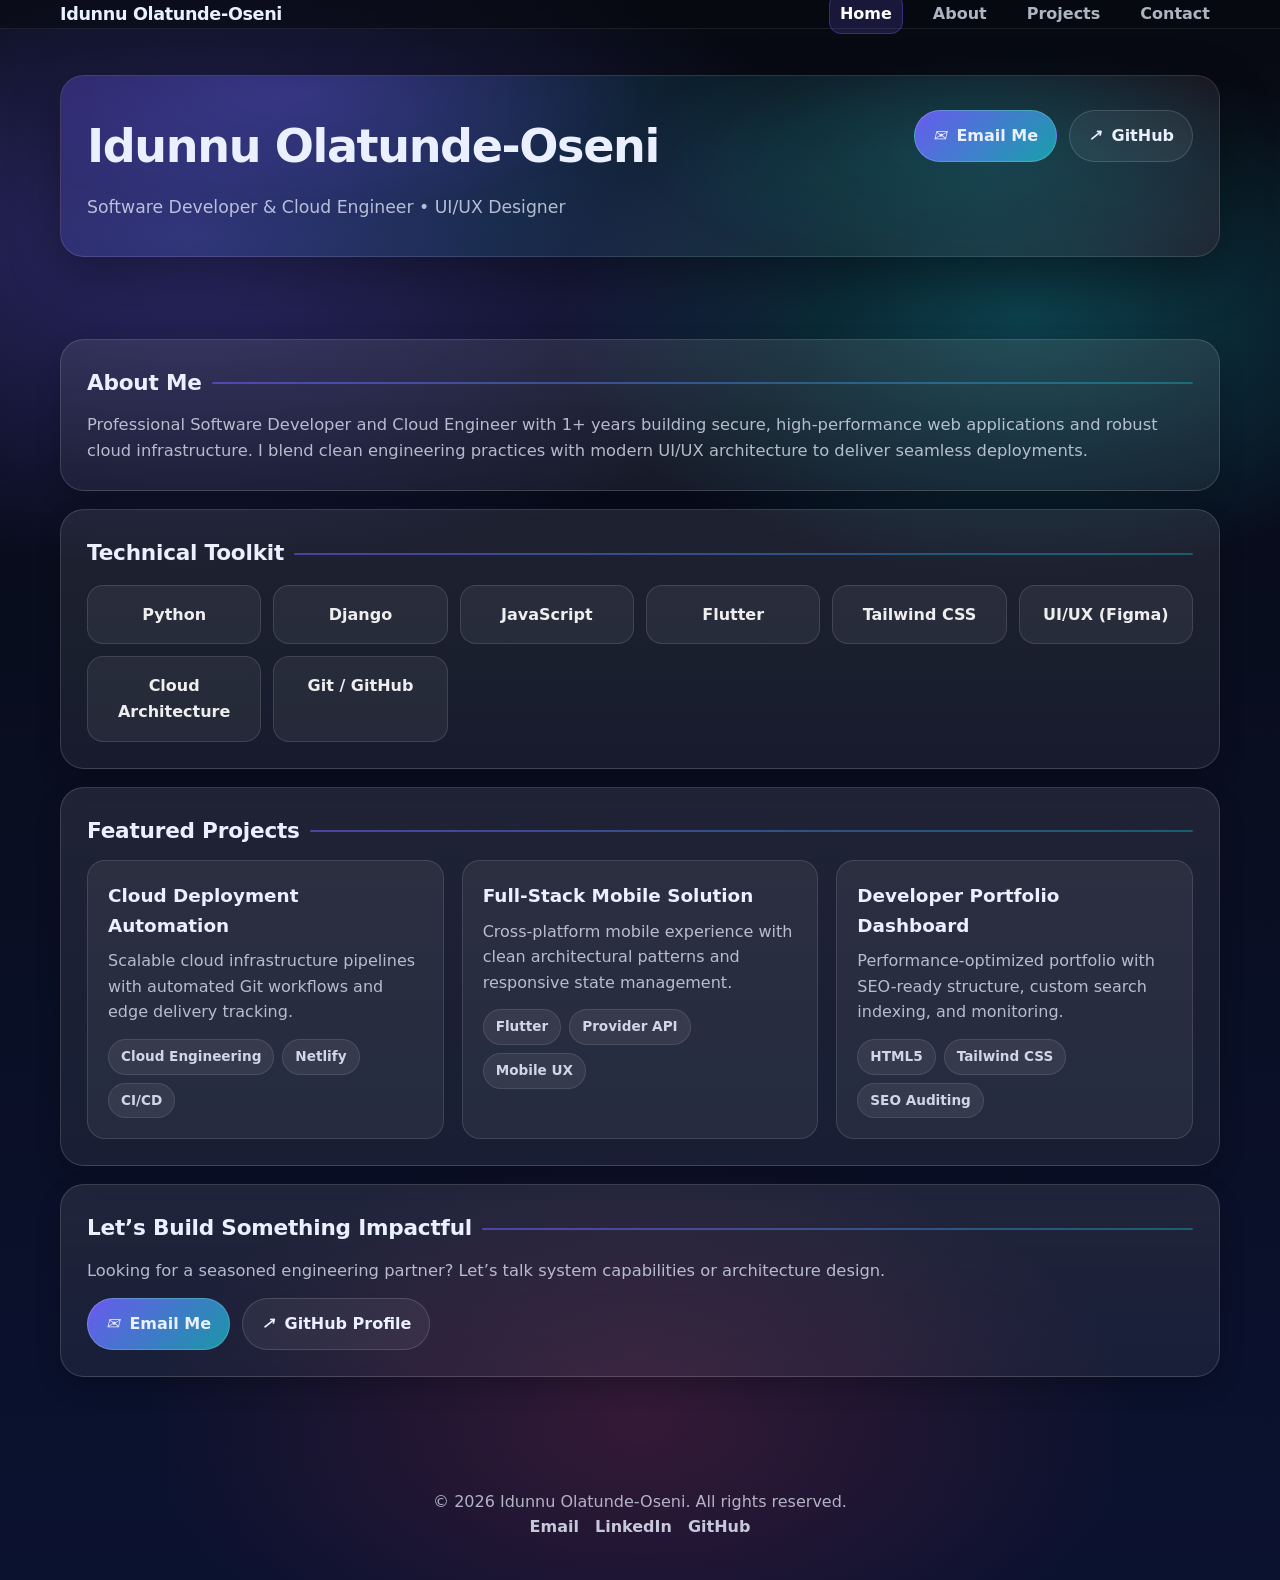
<file: index.html>
<!DOCTYPE html>
<html lang="en">
<head>
    <!-- Base Page Configuration -->
    <meta charset="UTF-8">
    <meta name="viewport" content="width=device-width, initial-scale=1.0">
    
    <!-- Search Engine Optimization (SEO) -->
    <title>Idunnu Olatunde-Oseni | Cloud Engineer &amp; Full-Stack Developer</title>
    <meta name="description" content="Professional portfolio of Idunnu Olatunde-Oseni, a Cloud Engineer, Full-Stack Developer, and UI/UX Designer specializing in Python, Django, Flutter, Tailwind CSS, and robust cloud infrastructure solutions.">
    <meta name="keywords" content="Idunnu Olatunde-Oseni, Cloud Engineer, Full-Stack Developer, UI/UX Designer, Python, Django, Flutter, Tailwind CSS, Figma, Cloud Architecture, Software Developer Portfolio">
    <meta name="robots" content="index, follow">

    <!-- Bing Webmaster Tools Verification Tag -->
    <meta name="msvalidate.01" content="B39F372C4322E5FAC7801626B7F39C7C" />

    <!-- Style Attachments -->
    <link rel="stylesheet" href="styles.css">
</head>
<body>
    <nav>
        <div class="nav-container">
            <div class="logo">Idunnu Olatunde-Oseni</div>
            <ul class="nav-links">
                <li><a href="index.html" class="active">Home</a></li>
                <li><a href="about.html">About</a></li>
                <li><a href="project.html">Projects</a></li>
                <li><a href="contact.html">Contact</a></li>
            </ul>
        </div>
    </nav>

    <div class="container">
        <section class="hero">
            <div class="hero-inner">
                <div class="hero-content">
                    <div class="hero-title">
                        <h1>Idunnu Olatunde-Oseni</h1>
                        <p class="tagline">Software Developer & Cloud Engineer • UI/UX Designer</p>
                    </div>
                    <div style="display:flex; gap:12px; flex-wrap:wrap">
                        <a class="btn primary" href="mailto:olatundeidunnu@gmail.com"><i aria-hidden="true">✉</i> Email Me</a>
                        <a class="btn" href="https://github.com/olatundeidunnu-blip" target="_blank" rel="noopener"><i aria-hidden="true">↗</i> GitHub</a>
                    </div>
                </div>
            </div>
        </section>

        <main>
            <section class="section">
                <h2>About Me</h2>
                <p class="about">
                    Professional Software Developer and Cloud Engineer with 1+ years building secure, high-performance web applications and robust cloud infrastructure.
                    I blend clean engineering practices with modern UI/UX architecture to deliver seamless deployments.
                </p>
            </section>

            <section class="section">
                <h2>Technical Toolkit</h2>
                <div class="skills-grid">
                    <div class="skill-card">Python</div>
                    <div class="skill-card">Django</div>
                    <div class="skill-card">JavaScript</div>
                    <div class="skill-card">Flutter</div>
                    <div class="skill-card">Tailwind CSS</div>
                    <div class="skill-card">UI/UX (Figma)</div>
                    <div class="skill-card">Cloud Architecture</div>
                    <div class="skill-card">Git / GitHub</div>
                </div>
            </section>

            <section class="section">
                <h2>Featured Projects</h2>
                <div class="grid-3">
                    <div class="card">
                        <h3>Cloud Deployment Automation</h3>
                        <p>Scalable cloud infrastructure pipelines with automated Git workflows and edge delivery tracking.</p>
                        <div class="project-tags">
                            <span class="tag">Cloud Engineering</span>
                            <span class="tag">Netlify</span>
                            <span class="tag">CI/CD</span>
                        </div>
                    </div>
                    <div class="card">
                        <h3>Full-Stack Mobile Solution</h3>
                        <p>Cross-platform mobile experience with clean architectural patterns and responsive state management.</p>
                        <div class="project-tags">
                            <span class="tag">Flutter</span>
                            <span class="tag">Provider API</span>
                            <span class="tag">Mobile UX</span>
                        </div>
                    </div>
                    <div class="card">
                        <h3>Developer Portfolio Dashboard</h3>
                        <p>Performance-optimized portfolio with SEO-ready structure, custom search indexing, and monitoring.</p>
                        <div class="project-tags">
                            <span class="tag">HTML5</span>
                            <span class="tag">Tailwind CSS</span>
                            <span class="tag">SEO Auditing</span>
                        </div>
                    </div>
                </div>
            </section>

            <section class="section" style="margin-top:18px;">
                <h2>Let’s Build Something Impactful</h2>
                <p class="about" style="margin-bottom:14px;">Looking for a seasoned engineering partner? Let’s talk system capabilities or architecture design.</p>
                <div style="display:flex; gap:12px; flex-wrap:wrap">
                    <a class="btn primary" href="mailto:olatundeidunnu@gmail.com"><i aria-hidden="true">✉</i> Email Me</a>
                    <a class="btn" href="https://github.com/olatundeidunnu-blip" target="_blank" rel="noopener"><i aria-hidden="true">↗</i> GitHub Profile</a>
                </div>
            </section>
        </main>
    </div>

    <footer>
        <div class="container">
            <p>© 2026 Idunnu Olatunde-Oseni. All rights reserved.</p>
            <div class="social-links">
                <a href="mailto:olatundeidunnu@gmail.com">Email</a>
                <a href="#" target="_blank" rel="noopener">LinkedIn</a>
                <a href="https://github.com/olatundeidunnu-blip" target="_blank" rel="noopener">GitHub</a>
            </div>
        </div>
    </footer>
</body>
</html>
</file>
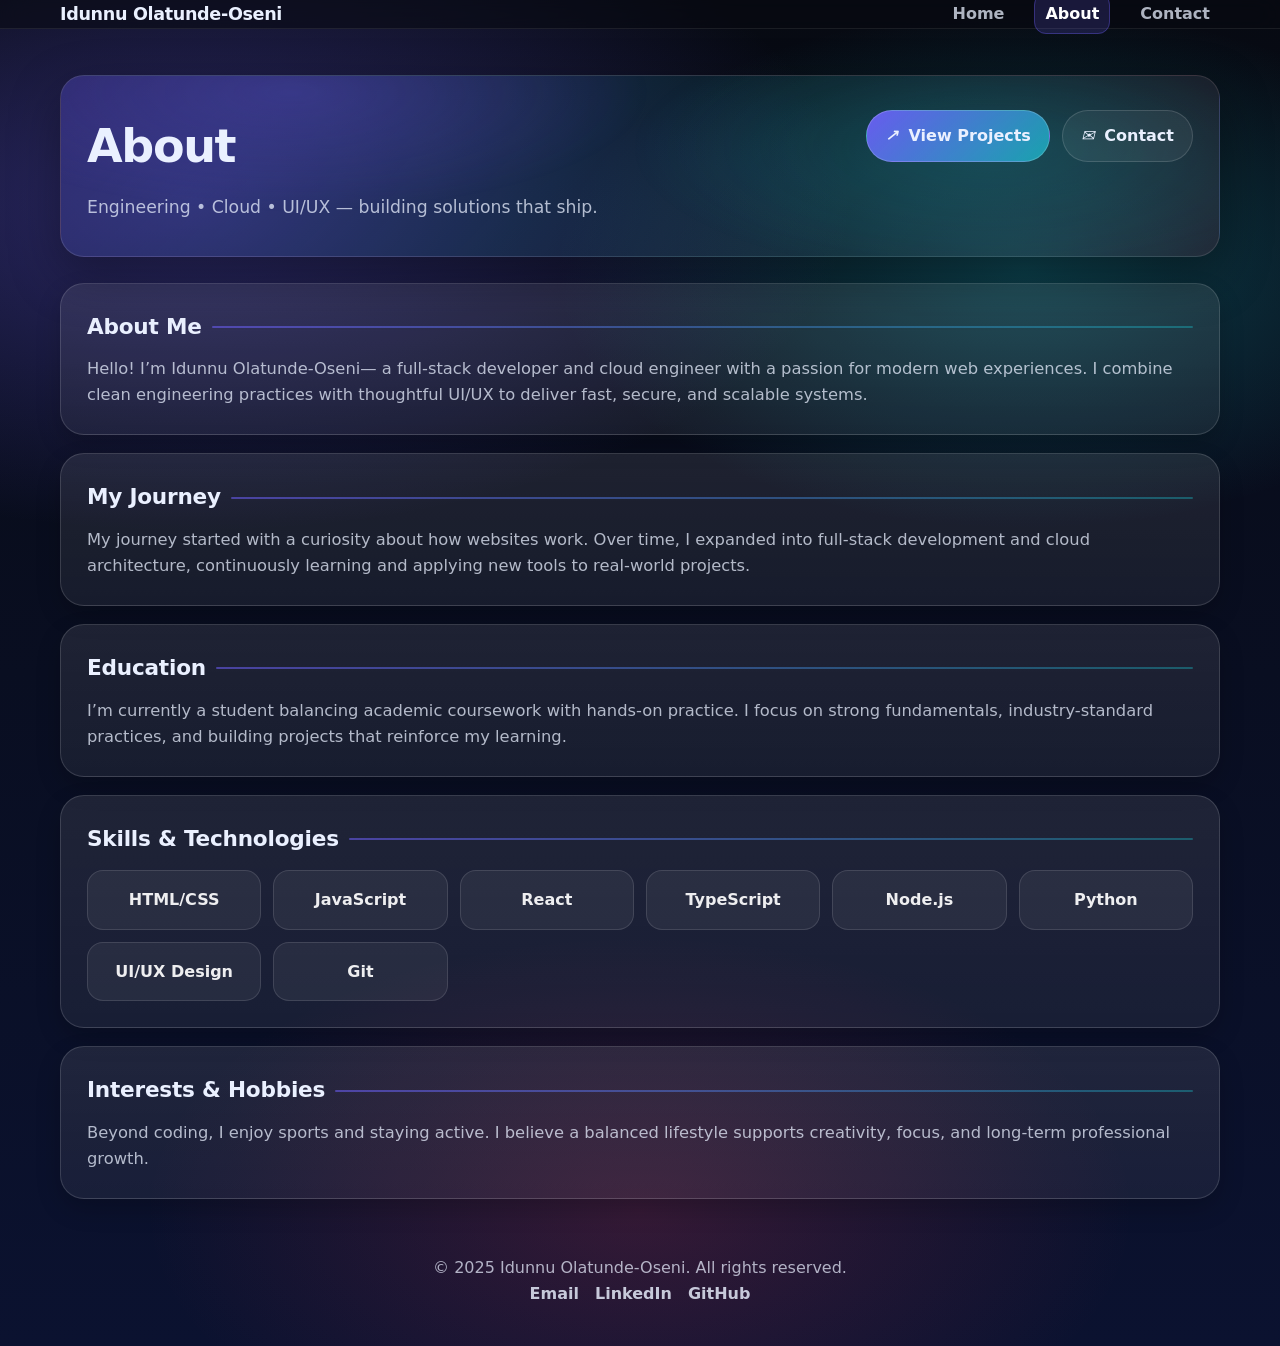
<file: about.html>
<!DOCTYPE html>
<html lang="en"><head>
    <meta charset="UTF-8">
    <meta name="viewport" content="width=device-width, initial-scale=1.0">
    <title>About - Idunnu Olatunde-Oseni</title>
    <link rel="stylesheet" href="styles.css">
</head>
<body>
    <nav>
        <div class="nav-container">
            <h1 class="logo">Idunnu Olatunde-Oseni</h1>
            <ul class="nav-links">
                <li><a href="index.html">Home</a></li>
                <li><a href="about.html" class="active">About</a></li>
                <li><a href="contact.html">Contact</a></li>
            </ul>
        </div>
    </nav>

<main class="container">
        <section class="hero">
            <div class="hero-inner">
                <div class="hero-content">
                    <div class="hero-title">
                        <h1>About</h1>
                        <p class="tagline">Engineering • Cloud • UI/UX — building solutions that ship.</p>
                    </div>
                    <div style="display:flex; gap:12px; flex-wrap:wrap">
                        <a class="btn primary" href="project.html"><i aria-hidden="true">↗</i> View Projects</a>
                        <a class="btn" href="contact.html"><i aria-hidden="true">✉</i> Contact</a>
                    </div>
                </div>
            </div>
        </section>

        <section class="section">
            <h2>About Me</h2>
            <p class="about">
                Hello! I’m Idunnu Olatunde-Oseni— a full-stack developer and cloud engineer with a passion for modern web experiences.
                I combine clean engineering practices with thoughtful UI/UX to deliver fast, secure, and scalable systems.
            </p>
        </section>

        <section class="section">
            <h2>My Journey</h2>
            <p class="about">
                My journey started with a curiosity about how websites work. Over time, I expanded into full-stack development and cloud architecture,
                continuously learning and applying new tools to real-world projects.
            </p>
        </section>

        <section class="section">
            <h2>Education</h2>
            <p class="about">
                I’m currently a student balancing academic coursework with hands-on practice. I focus on strong fundamentals, industry-standard practices,
                and building projects that reinforce my learning.
            </p>
        </section>

        <section class="section">
            <h2>Skills &amp; Technologies</h2>
            <div class="skills-grid">
                <div class="skill-card">HTML/CSS</div>
                <div class="skill-card">JavaScript</div>
                <div class="skill-card">React</div>
                <div class="skill-card">TypeScript</div>
                <div class="skill-card">Node.js</div>
                <div class="skill-card">Python</div>
                <div class="skill-card">UI/UX Design</div>
                <div class="skill-card">Git</div>
            </div>
        </section>

        <section class="section">
            <h2>Interests &amp; Hobbies</h2>
            <p class="about">
                Beyond coding, I enjoy sports and staying active. I believe a balanced lifestyle supports creativity,
                focus, and long-term professional growth.
            </p>
        </section>
    </main>

    <footer>
        <div class="container">
            <p>© 2025 Idunnu Olatunde-Oseni. All rights reserved.</p>
            <div class="social-links">
                <a href="mailto:your.email@example.com">Email</a>
                <a href="#" target="_blank">LinkedIn</a>
                <a href="#" target="_blank">GitHub</a>
            </div>
        </div>
    </footer>


</body></html>
</file>
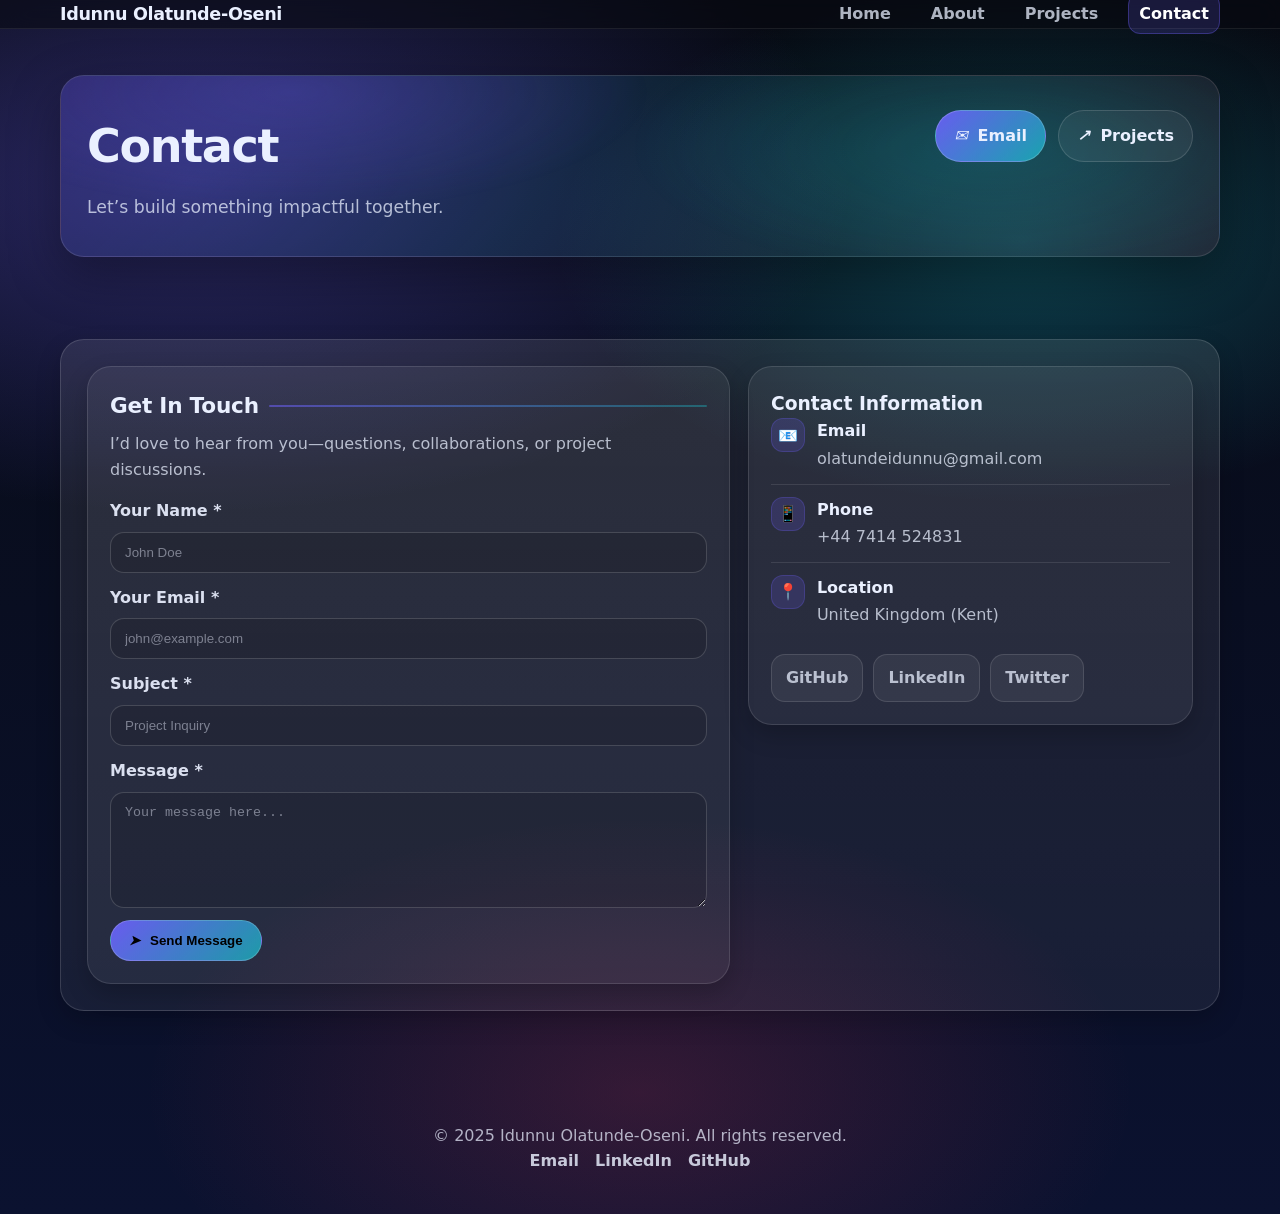
<file: contact.html>
<!DOCTYPE html>
<html lang="en"><head>
    <meta charset="UTF-8">
    <meta name="viewport" content="width=device-width, initial-scale=1.0">
    <title>Contact Me - My Portfolio</title>
    <link rel="stylesheet" href="styles.css">
</head>
<body>
    <nav>
        <div class="nav-container">
            <div class="logo">Idunnu Olatunde-Oseni</div>
            <ul class="nav-links">
                <li><a href="index.html">Home</a></li>
                <li><a href="about.html">About</a></li>
                <li><a href="project.html">Projects</a></li>
                <li><a href="contact.html" class="active">Contact</a></li>
            </ul>
        </div>
    </nav>

    <div class="container">
        <section class="hero">
            <div class="hero-inner">
                <div class="hero-content">
                    <div class="hero-title">
                        <h1>Contact</h1>
                        <p class="tagline">Let’s build something impactful together.</p>
                    </div>
                    <div style="display:flex; gap:12px; flex-wrap:wrap">
                        <a class="btn primary" href="mailto:olatundeidunnu@gmail.com"><i aria-hidden="true">✉</i> Email</a>
                        <a class="btn" href="project.html"><i aria-hidden="true">↗</i> Projects</a>
                    </div>
                </div>
            </div>
        </section>

        <main>
            <section class="section">
                <div class="contact-grid">
                    <div class="contact-card">
                        <h2>Get In Touch</h2>
                        <p class="contact-intro">I’d love to hear from you—questions, collaborations, or project discussions.</p>

                        <form id="contactForm" class="contact-form">
                            <div class="form-group">
                                <label for="name">Your Name *</label>
                                <input type="text" id="name" name="name" required placeholder="John Doe" />
                            </div>

                            <div class="form-group">
                                <label for="email">Your Email *</label>
                                <input type="email" id="email" name="email" required placeholder="john@example.com" />
                            </div>

                            <div class="form-group">
                                <label for="subject">Subject *</label>
                                <input type="text" id="subject" name="subject" required placeholder="Project Inquiry" />
                            </div>

                            <div class="form-group">
                                <label for="message">Message *</label>
                                <textarea id="message" name="message" rows="6" required placeholder="Your message here..."></textarea>
                            </div>

                            <button type="submit" class="btn primary submit-btn"><i aria-hidden="true">➤</i> Send Message</button>
                            <div id="formMessage" class="form-message"></div>
                        </form>
                    </div>

                    <aside class="contact-card">
                        <h3>Contact Information</h3>

                        <div class="info-item">
                            <div class="info-icon">📧</div>
                            <div>
                                <h4 style="margin-bottom:2px">Email</h4>
                                <p style="color:var(--muted)">olatundeidunnu@gmail.com</p>
                            </div>
                        </div>

                        <div class="info-item">
                            <div class="info-icon">📱</div>
                            <div>
                                <h4 style="margin-bottom:2px">Phone</h4>
                                <p style="color:var(--muted)">+44 7414 524831</p>
                            </div>
                        </div>

                        <div class="info-item">
                            <div class="info-icon">📍</div>
                            <div>
                                <h4 style="margin-bottom:2px">Location</h4>
                                <p style="color:var(--muted)">United Kingdom (Kent)</p>
                            </div>
                        </div>

                        <div class="social-icons" style="margin-top:14px">
                            <a href="https://github.com/olatundeidunnu-blip" target="_blank" rel="noopener">GitHub</a>
                            <a href="https://linkedin.com/" target="_blank" rel="noopener" aria-label="LinkedIn">LinkedIn</a>
                            <a href="https://twitter.com/" target="_blank" rel="noopener" aria-label="Twitter">Twitter</a>
                        </div>

                    </aside>
                </div>
            </section>
        </main>

        <footer>
            <div class="container">
                <p>© 2025 Idunnu Olatunde-Oseni. All rights reserved.</p>
                <div class="social-links">
                    <a href="mailto:olatundeidunnu@gmail.com">Email</a>
                    <a href="#" target="_blank" rel="noopener">LinkedIn</a>
                    <a href="https://github.com/olatundeidunnu-blip" target="_blank" rel="noopener">GitHub</a>
                </div>
            </div>
        </footer>
    </div>

    <script>
        document.getElementById('contactForm').addEventListener('submit', function(e) {
            e.preventDefault();

            const name = document.getElementById('name').value;
            const formMessage = document.getElementById('formMessage');

            formMessage.innerHTML = '<p class="success">Thank you, ' + name + '! Your message has been sent successfully. I\'ll get back to you soon!</p>';
            formMessage.style.display = 'block';

            this.reset();

            setTimeout(function() {
                formMessage.style.display = 'none';
            }, 5000);
        });
    </script>
</body>
</html>
</file>
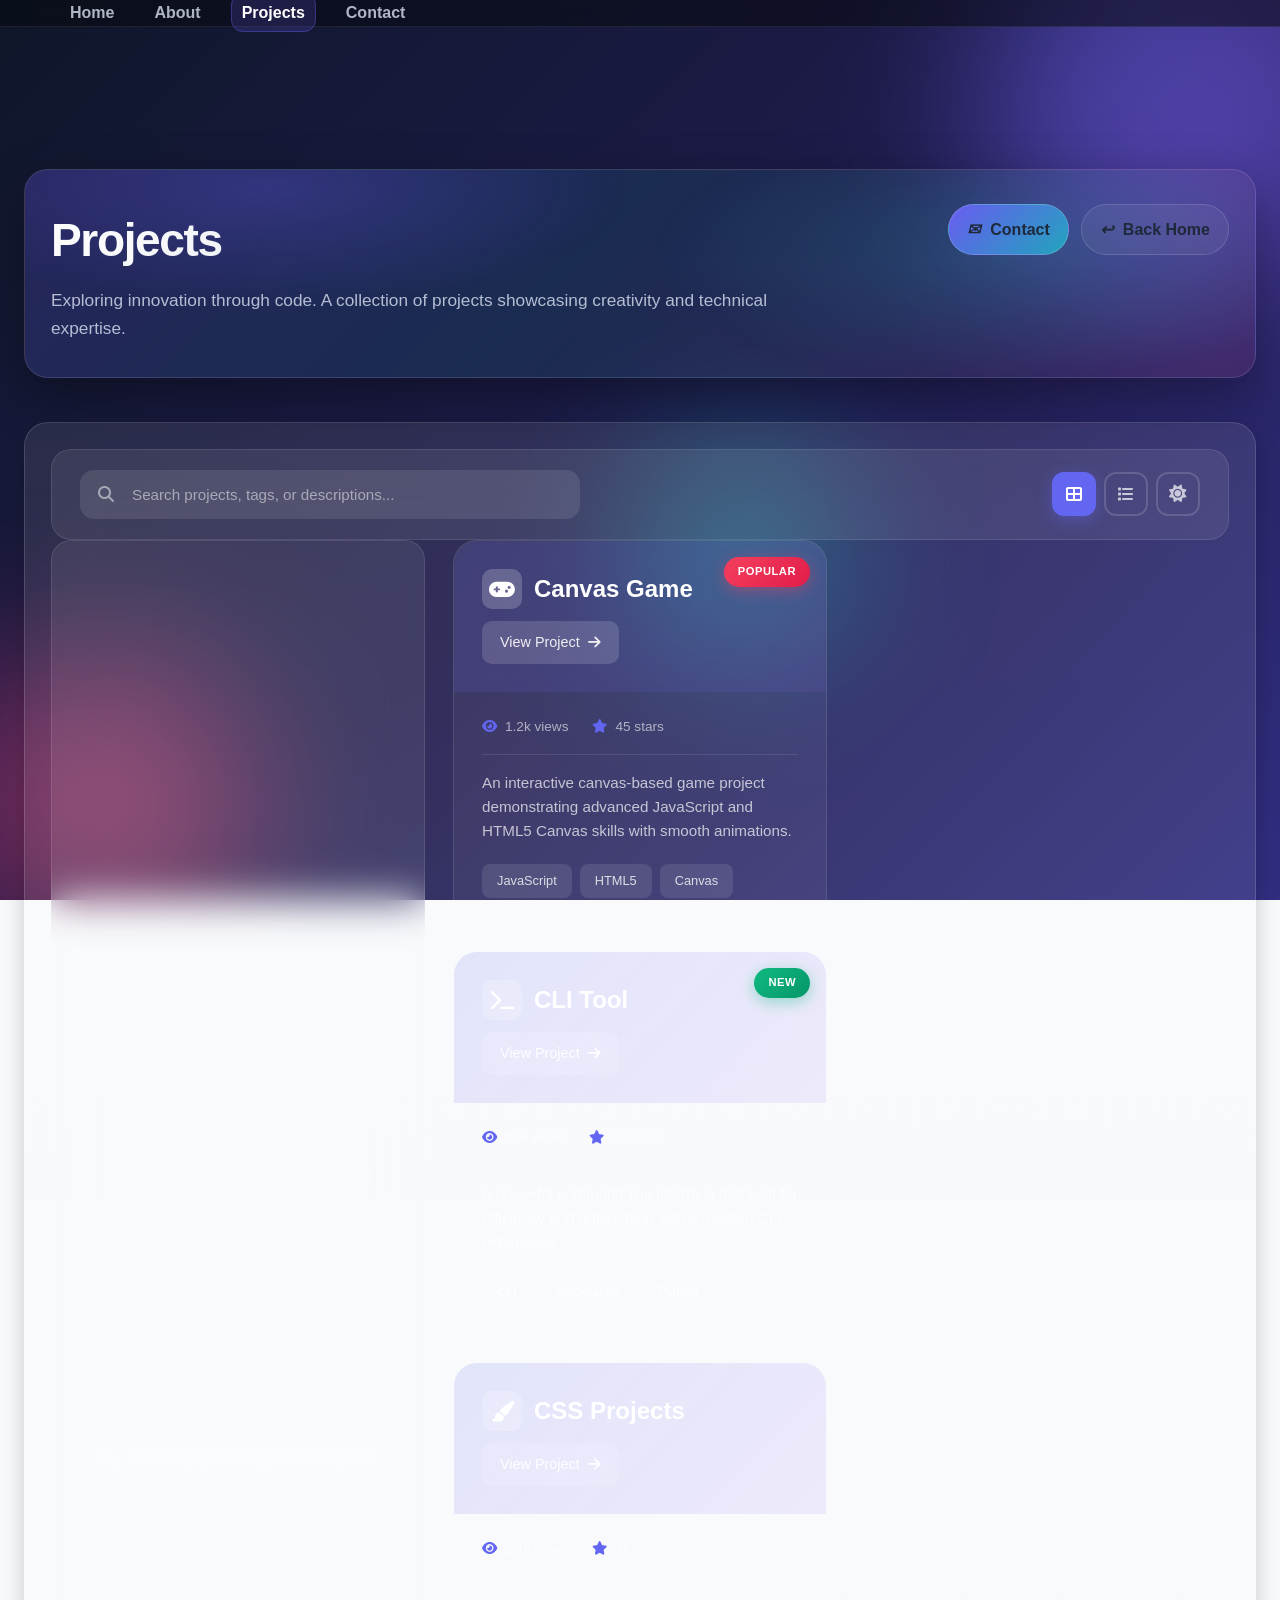
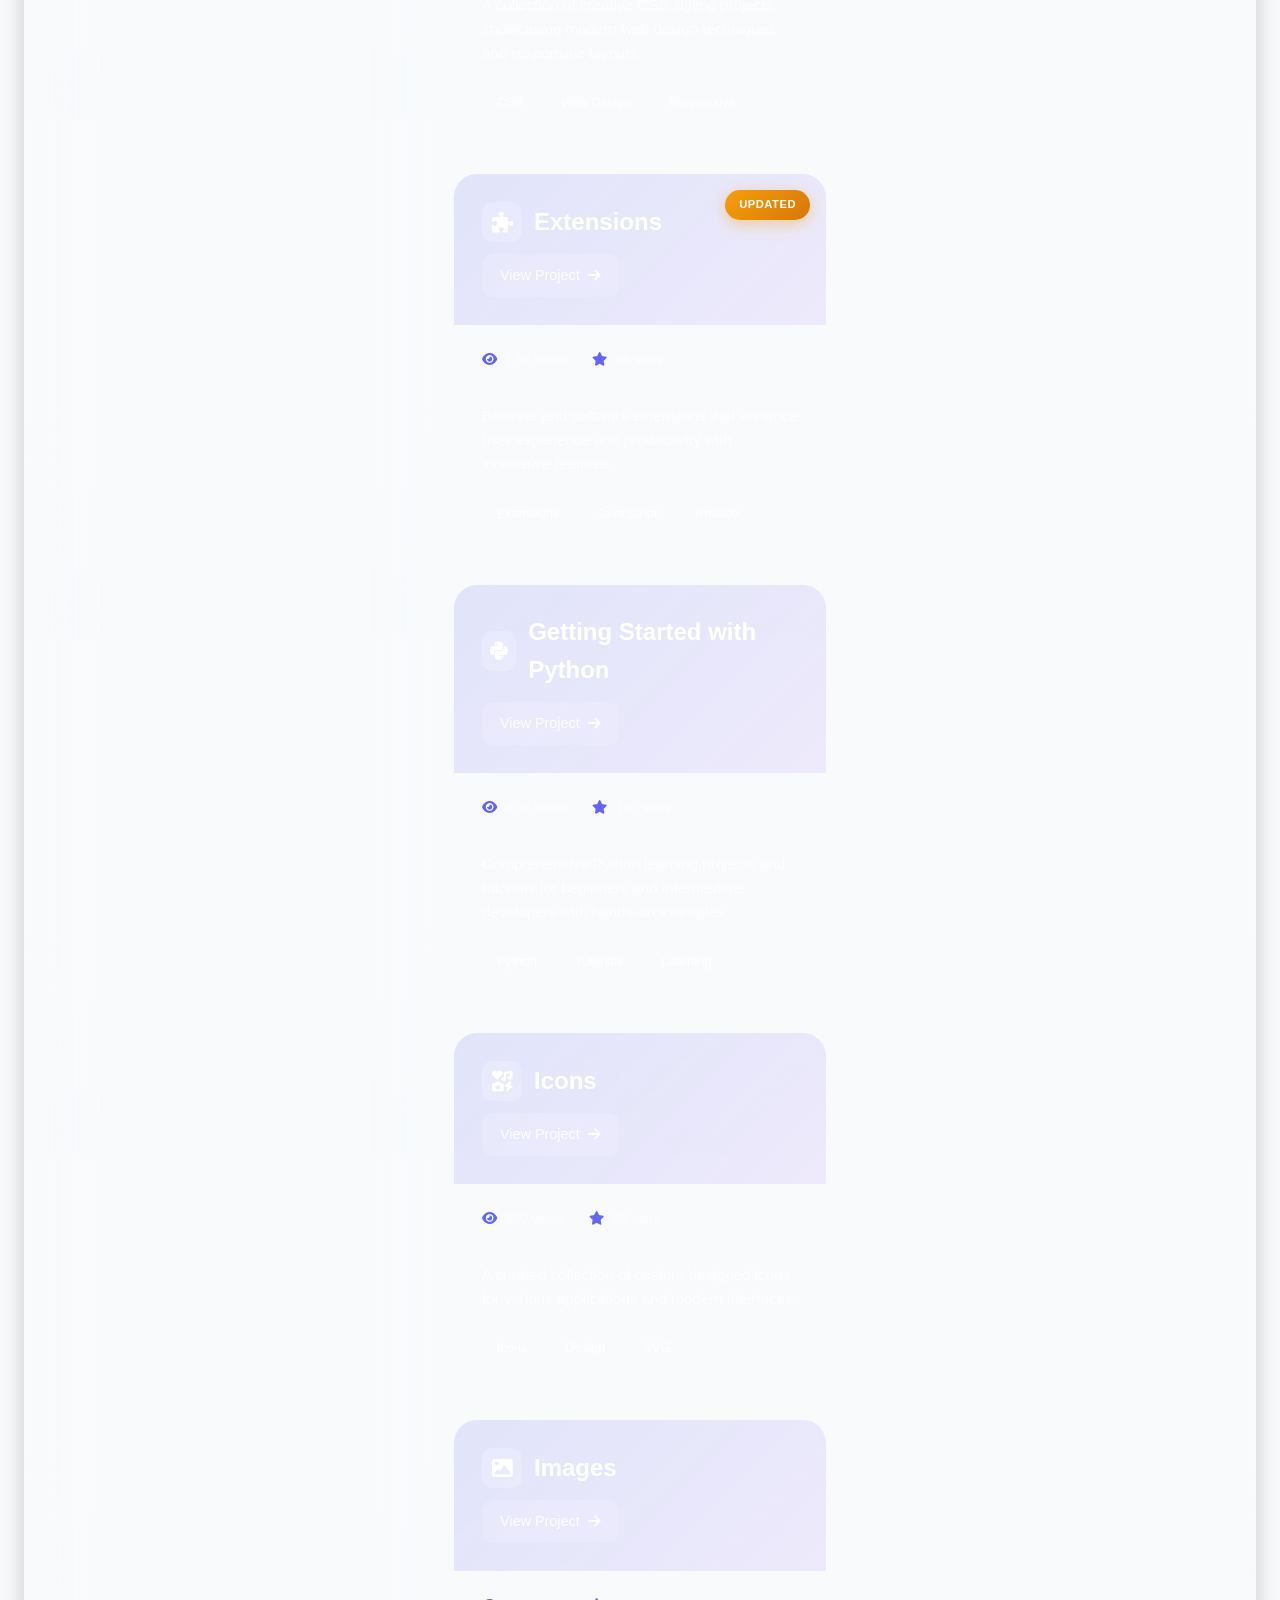
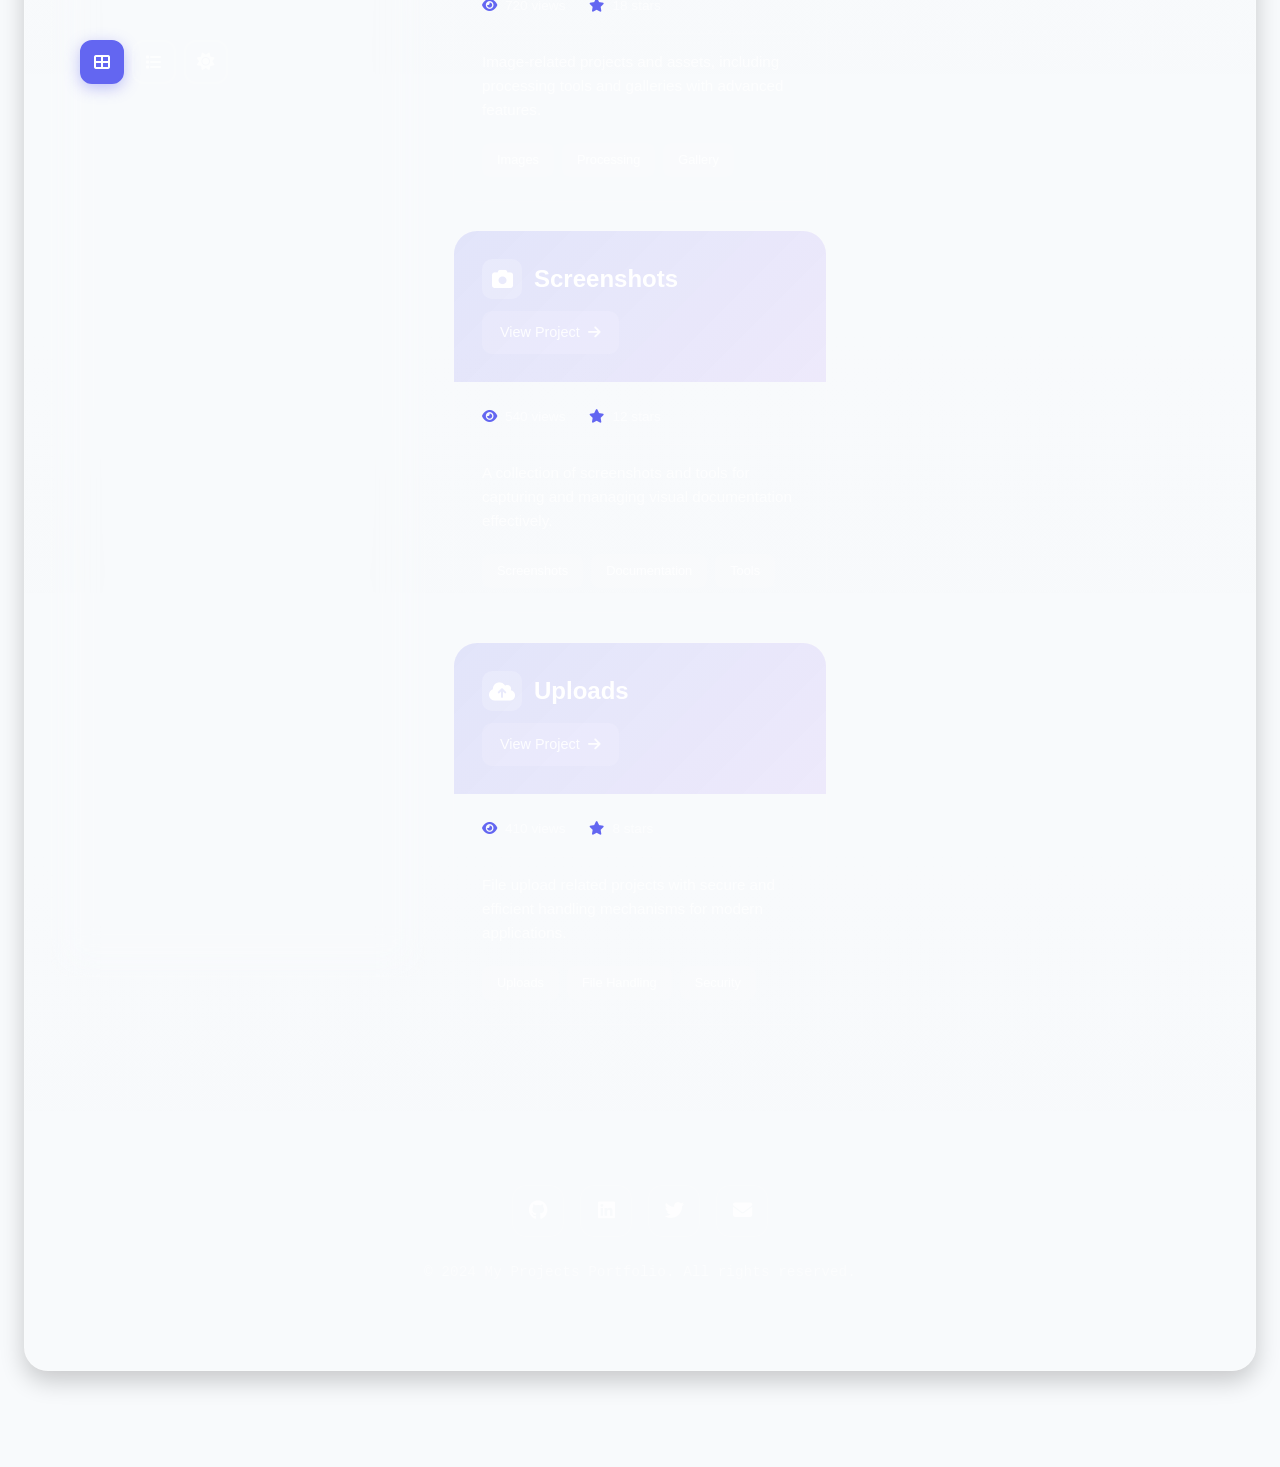
<file: project.html>
<!DOCTYPE html>
<html lang="en"><head>
    <meta charset="UTF-8">
    <meta name="viewport" content="width=device-width, initial-scale=1.0">
<title>Projects | Portfolio</title>
    <meta name="description" content="Projects by Idunnu Olatunde-Oseni — search, filter, and explore." />
    <link rel="stylesheet" href="styles.css">
    <link rel="stylesheet" href="https://cdnjs.cloudflare.com/ajax/libs/font-awesome/6.4.0/css/all.min.css">
    <style>

        :root {
            --primary: #6366f1;
            --primary-dark: #4f46e5;
            --secondary: #ec4899;
            --accent: #14b8a6;
            --dark-bg: #0a0a0f;
            --dark-card: #13131a;
            --dark-border: #1f1f2e;
            --light-bg: #f8fafc;
            --light-card: #ffffff;
            --light-border: #e2e8f0;
            --text-dark: #f1f5f9;
            --text-muted: #94a3b8;
            --text-light: #1e293b;
            --text: #1e293b;
            --gradient-1: linear-gradient(135deg, #6366f1 0%, #8b5cf6 100%);
            --gradient-2: linear-gradient(135deg, #ec4899 0%, #f43f5e 100%);
            --gradient-3: linear-gradient(135deg, #14b8a6 0%, #06b6d4 100%);
            --gradient-hero: linear-gradient(135deg, #0f172a 0%, #1e1b4b 50%, #312e81 100%);
        }

        [data-theme="light"] {
            --bg: var(--light-bg);
            --card-bg: var(--light-card);
            --border: var(--light-border);
            --text: var(--text-light);
            --text-secondary: #64748b;
            --hero-bg: linear-gradient(135deg, #f0f9ff 0%, #e0f2fe 50%, #fef3c7 100%);
        }

        * {
            margin: 0;
            padding: 0;
            box-sizing: border-box;
        }

        html {
            scroll-behavior: smooth;
        }

        body {
            font-family: 'Outfit', sans-serif;
            background: var(--light-bg);
            min-height: 100vh;
            color: var(--text);
            transition: all 0.4s cubic-bezier(0.4, 0, 0.2, 1);
        }

        [data-theme="dark"] body {
            background: var(--dark-bg);
            color: #fff;
        }

        /* Animated Background */
        .bg-pattern {
            position: fixed;
            top: 0;
            left: 0;
            width: 100%;
            height: 100%;
            z-index: -1;
            overflow: hidden;
        }

        .bg-pattern::before {
            content: '';
            position: absolute;
            top: 0;
            left: 0;
            width: 100%;
            height: 100%;
            background: var(--hero-bg);
            transition: background 0.5s ease;
        }

        [data-theme="dark"] .bg-pattern::before {
            background: var(--gradient-hero);
        }

        .orb {
            position: absolute;
            border-radius: 50%;
            filter: blur(80px);
            opacity: 0.5;
            animation: float 20s infinite ease-in-out;
        }

        .orb-1 {
            width: 400px;
            height: 400px;
            background: var(--gradient-1);
            top: -100px;
            right: -100px;
            animation-delay: 0s;
        }

        .orb-2 {
            width: 300px;
            height: 300px;
            background: var(--gradient-2);
            bottom: -50px;
            left: -50px;
            animation-delay: -5s;
        }

        .orb-3 {
            width: 200px;
            height: 200px;
            background: var(--gradient-3);
            top: 50%;
            left: 50%;
            animation-delay: -10s;
        }

        @keyframes float {
            0%, 100% { transform: translate(0, 0) scale(1); }
            25% { transform: translate(30px, -30px) scale(1.05); }
            50% { transform: translate(-20px, 20px) scale(0.95); }
            75% { transform: translate(20px, 30px) scale(1.02); }
        }

        /* Container */
        .container {
            max-width: 1400px;
            margin: 0 auto;
            padding: 40px 24px;
            position: relative;
            z-index: 1;
        }

        /* Header */
        header {
            text-align: center;
            margin-bottom: 60px;
            padding-top: 40px;
        }

        .badge {
            display: inline-flex;
            align-items: center;
            gap: 8px;
            padding: 8px 16px;
            background: rgba(99, 102, 241, 0.15);
            border: 1px solid rgba(99, 102, 241, 0.3);
            border-radius: 50px;
            font-size: 0.85rem;
            font-weight: 500;
            color: var(--primary);
            margin-bottom: 24px;
            animation: slideDown 0.6s ease-out;
        }

        [data-theme="light"] .badge {
            background: rgba(99, 102, 241, 0.1);
            color: var(--primary-dark);
        }

        h1 {
            font-size: clamp(2.5rem, 6vw, 4.5rem);
            font-weight: 700;
            background: linear-gradient(135deg, #fff 0%, #cbd5e1 100%);
            -webkit-background-clip: text;
            -webkit-text-fill-color: transparent;
            background-clip: text;
            margin-bottom: 16px;
            letter-spacing: -0.02em;
            animation: slideDown 0.6s ease-out 0.1s backwards;
        }

        [data-theme="light"] h1 {
            background: linear-gradient(135deg, #0f172a 0%, #334155 100%);
            -webkit-background-clip: text;
            background-clip: text;
        }

        .subtitle {
            font-size: 1.25rem;
            color: rgba(255, 255, 255, 0.7);
            font-weight: 300;
            max-width: 600px;
            margin: 0 auto;
            animation: slideDown 0.6s ease-out 0.2s backwards;
        }

        [data-theme="light"] .subtitle {
            color: #64748b;
        }

        @keyframes slideDown {
            from { opacity: 0; transform: translateY(-30px); }
            to { opacity: 1; transform: translateY(0); }
        }

        /* Controls Bar */
        .controls-bar {
            display: flex;
            justify-content: space-between;
            align-items: center;
            flex-wrap: wrap;
            gap: 16px;
            margin-bottom: 48px;
            padding: 20px 28px;
            background: rgba(255, 255, 255, 0.08);
            backdrop-filter: blur(20px);
            border: 1px solid rgba(255, 255, 255, 0.1);
            border-radius: 20px;
            animation: slideUp 0.6s ease-out 0.3s backwards;
        }

        [data-theme="light"] .controls-bar {
            background: rgba(255, 255, 255, 0.8);
            border-color: var(--light-border);
            box-shadow: 0 4px 30px rgba(0, 0, 0, 0.05);
        }

        @keyframes slideUp {
            from { opacity: 0; transform: translateY(30px); }
            to { opacity: 1; transform: translateY(0); }
        }

        .search-box {
            flex: 1;
            min-width: 250px;
            max-width: 500px;
            position: relative;
        }

        .search-box input {
            width: 100%;
            padding: 14px 20px 14px 50px;
            border: 2px solid transparent;
            border-radius: 14px;
            font-size: 0.95rem;
            font-family: inherit;
            background: rgba(255, 255, 255, 0.1);
            color: #fff;
            transition: all 0.3s ease;
        }

        [data-theme="light"] .search-box input {
            background: #f1f5f9;
            color: #1e293b;
            border-color: #e2e8f0;
        }

        .search-box input::placeholder {
            color: rgba(255, 255, 255, 0.5);
        }

        [data-theme="light"] .search-box input::placeholder {
            color: #94a3b8;
        }

        .search-box input:focus {
            outline: none;
            border-color: var(--primary);
            background: rgba(255, 255, 255, 0.15);
            box-shadow: 0 0 0 4px rgba(99, 102, 241, 0.15);
        }

        [data-theme="light"] .search-box input:focus {
            background: #fff;
        }

        .search-box i {
            position: absolute;
            left: 18px;
            top: 50%;
            transform: translateY(-50%);
            color: rgba(255, 255, 255, 0.5);
            transition: color 0.3s ease;
        }

        [data-theme="light"] .search-box i {
            color: #94a3b8;
        }

        .search-box input:focus + i {
            color: var(--primary);
        }

        .view-controls {
            display: flex;
            gap: 8px;
            align-items: center;
        }

        .view-btn {
            width: 44px;
            height: 44px;
            border: 2px solid rgba(255, 255, 255, 0.15);
            border-radius: 12px;
            background: transparent;
            color: rgba(255, 255, 255, 0.7);
            cursor: pointer;
            transition: all 0.3s cubic-bezier(0.4, 0, 0.2, 1);
            display: flex;
            align-items: center;
            justify-content: center;
            font-size: 1rem;
        }

        [data-theme="light"] .view-btn {
            border-color: #e2e8f0;
            color: #64748b;
        }

        .view-btn:hover {
            background: rgba(255, 255, 255, 0.1);
            color: #fff;
            transform: translateY(-2px);
        }

        [data-theme="light"] .view-btn:hover {
            background: #f1f5f9;
            color: var(--primary);
        }

        .view-btn.active {
            background: var(--primary);
            border-color: var(--primary);
            color: white;
            box-shadow: 0 4px 15px rgba(99, 102, 241, 0.4);
        }

        .theme-toggle {
            width: 44px;
            height: 44px;
            border: 2px solid rgba(255, 255, 255, 0.15);
            border-radius: 12px;
            background: transparent;
            color: rgba(255, 255, 255, 0.7);
            cursor: pointer;
            transition: all 0.3s cubic-bezier(0.4, 0, 0.2, 1);
            font-size: 1.1rem;
        }

        [data-theme="light"] .theme-toggle {
            border-color: #e2e8f0;
            color: #64748b;
        }

        .theme-toggle:hover {
            background: rgba(255, 255, 255, 0.1);
            color: #fff;
            transform: translateY(-2px);
        }

        [data-theme="light"] .theme-toggle:hover {
            background: #f1f5f9;
            color: #f59e0b;
        }

        /* Project Grid */
        .project-grid {
            display: grid;
            grid-template-columns: repeat(auto-fill, minmax(340px, 1fr));
            gap: 28px;
            transition: all 0.4s cubic-bezier(0.4, 0, 0.2, 1);
        }

        .project-grid.list-view {
            grid-template-columns: 1fr;
            gap: 16px;
        }

        /* Project Card */
        .project-card {
            background: rgba(255, 255, 255, 0.05);
            border: 1px solid rgba(255, 255, 255, 0.1);
            border-radius: 24px;
            overflow: hidden;
            transition: all 0.4s cubic-bezier(0.4, 0, 0.2, 1);
            position: relative;
            animation: fadeInCard 0.6s ease-out forwards;
            opacity: 0;
        }

        [data-theme="light"] .project-card {
            background: var(--light-card);
            border-color: var(--light-border);
            box-shadow: 0 4px 20px rgba(0, 0, 0, 0.04);
        }

        .project-card:nth-child(1) { animation-delay: 0.1s; }
        .project-card:nth-child(2) { animation-delay: 0.15s; }
        .project-card:nth-child(3) { animation-delay: 0.2s; }
        .project-card:nth-child(4) { animation-delay: 0.25s; }
        .project-card:nth-child(5) { animation-delay: 0.3s; }
        .project-card:nth-child(6) { animation-delay: 0.35s; }
        .project-card:nth-child(7) { animation-delay: 0.4s; }
        .project-card:nth-child(8) { animation-delay: 0.45s; }
        .project-card:nth-child(9) { animation-delay: 0.5s; }

        @keyframes fadeInCard {
            from { opacity: 0; transform: translateY(40px) scale(0.95); }
            to { opacity: 1; transform: translateY(0) scale(1); }
        }

        .project-card::before {
            content: '';
            position: absolute;
            top: 0;
            left: 0;
            right: 0;
            height: 4px;
            background: var(--gradient-1);
            opacity: 0;
            transition: opacity 0.3s ease;
        }

        .project-card:hover {
            transform: translateY(-8px);
            border-color: rgba(99, 102, 241, 0.3);
            box-shadow: 0 20px 50px rgba(99, 102, 241, 0.15);
        }

        .project-card:hover::before {
            opacity: 1;
        }

        .project-card.list-view {
            display: flex;
            flex-direction: row;
        }

        .project-card.list-view:hover {
            transform: translateY(0) scale(1.01);
        }

        /* Status Badge */
        .status-badge {
            position: absolute;
            top: 16px;
            right: 16px;
            padding: 6px 14px;
            border-radius: 20px;
            font-size: 0.7rem;
            font-weight: 600;
            text-transform: uppercase;
            letter-spacing: 0.5px;
            z-index: 2;
        }

        .status-badge.popular {
            background: linear-gradient(135deg, #f43f5e 0%, #e11d48 100%);
            color: white;
            box-shadow: 0 4px 15px rgba(244, 63, 94, 0.4);
        }

        .status-badge.new {
            background: linear-gradient(135deg, #10b981 0%, #059669 100%);
            color: white;
            box-shadow: 0 4px 15px rgba(16, 185, 129, 0.4);
        }

        .status-badge.updated {
            background: linear-gradient(135deg, #f59e0b 0%, #d97706 100%);
            color: white;
            box-shadow: 0 4px 15px rgba(245, 158, 11, 0.4);
        }

        /* Project Header */
        .project-header {
            padding: 28px;
            background: linear-gradient(135deg, rgba(99, 102, 241, 0.15) 0%, rgba(139, 92, 246, 0.1) 100%);
            position: relative;
            overflow: hidden;
        }

        [data-theme="light"] .project-header {
            background: linear-gradient(135deg, #f0f9ff 0%, #e0f2fe 100%);
        }

        .project-header::before {
            content: '';
            position: absolute;
            top: -50%;
            right: -30%;
            width: 200px;
            height: 200px;
            background: radial-gradient(circle, rgba(255,255,255,0.3) 0%, transparent 70%);
            opacity: 0;
            transition: all 0.5s ease;
        }

        .project-card:hover .project-header::before {
            opacity: 1;
            transform: scale(1.2);
        }

        .project-title {
            font-size: 1.5rem;
            font-weight: 600;
            color: #1e293b;
            margin-bottom: 12px;
            display: flex;
            align-items: center;
            gap: 12px;
            position: relative;
            z-index: 1;
        }

        [data-theme="dark"] .project-title {
            color: #fff;
        }

        .project-title i {
            font-size: 1.3rem;
            width: 40px;
            height: 40px;
            display: flex;
            align-items: center;
            justify-content: center;
            background: rgba(255, 255, 255, 0.2);
            border-radius: 10px;
            color: #fff;
        }

        [data-theme="light"] .project-title i {
            background: var(--gradient-1);
            color: white;
        }

        .project-link {
            text-decoration: none;
            color: rgba(255, 255, 255, 0.9);
            display: inline-flex;
            align-items: center;
            gap: 8px;
            padding: 10px 18px;
            background: rgba(255, 255, 255, 0.15);
            border-radius: 10px;
            transition: all 0.3s ease;
            font-size: 0.9rem;
            font-weight: 500;
            position: relative;
            z-index: 1;
        }

        [data-theme="light"] .project-link {
            background: var(--primary);
            color: white;
        }

        .project-link:hover {
            background: rgba(255, 255, 255, 0.25);
            transform: translateX(4px);
        }

        [data-theme="light"] .project-link:hover {
            background: var(--primary-dark);
            box-shadow: 0 4px 15px rgba(99, 102, 241, 0.4);
        }

        /* Project Content */
        .project-content {
            padding: 24px 28px;
        }

        .project-stats {
            display: flex;
            gap: 24px;
            margin-bottom: 16px;
            padding-bottom: 16px;
            border-bottom: 1px solid rgba(255, 255, 255, 0.1);
        }

        [data-theme="light"] .project-stats {
            border-bottom-color: #e2e8f0;
        }

        .stat {
            display: flex;
            align-items: center;
            gap: 8px;
            color: #64748b;
            font-size: 0.85rem;
        }

        [data-theme="dark"] .stat {
            color: rgba(255, 255, 255, 0.6);
        }

        .stat i {
            color: var(--primary);
        }

        .project-description {
            color: #64748b;
            line-height: 1.6;
            margin-bottom: 20px;
            font-size: 0.95rem;
        }


        [data-theme="dark"] .project-description {
            color: rgba(255, 255, 255, 0.7);
        }

        .project-tags {
            display: flex;
            flex-wrap: wrap;
            gap: 8px;
        }

        .tag {
            background: rgba(255, 255, 255, 0.1);
            color: rgba(255, 255, 255, 0.8);
            padding: 6px 14px;
            border-radius: 8px;
            font-size: 0.8rem;
            font-weight: 500;
            transition: all 0.3s ease;
            cursor: pointer;
            border: 1px solid transparent;
        }

        [data-theme="light"] .tag {
            background: #f1f5f9;
            color: #475569;
        }

        .tag:hover {
            background: rgba(99, 102, 241, 0.2);
            border-color: var(--primary);
            transform: scale(1.05);
        }

        [data-theme="light"] .tag:hover {
            background: #e0e7ff;
            color: var(--primary);
        }

        /* No Results */
        .no-results {
            text-align: center;
            padding: 80px 20px;
            display: none;
        }

        .no-results.visible {
            display: block;
            animation: fadeIn 0.5s ease;
        }

        .no-results i {
            font-size: 5rem;
            margin-bottom: 24px;
            background: var(--gradient-1);
            -webkit-background-clip: text;
            -webkit-text-fill-color: transparent;
            background-clip: text;
        }

        .no-results h3 {
            font-size: 1.5rem;
            color: #1e293b;
            margin-bottom: 8px;
        }

        [data-theme="dark"] .no-results h3 {
            color: #fff;
        }

        .no-results p {
            color: #64748b;
        }

        [data-theme="dark"] .no-results p {
            color: rgba(255, 255, 255, 0.6);
        }

        /* Back to Top */
        .back-to-top {
            position: fixed;
            bottom: 32px;
            right: 32px;
            width: 52px;
            height: 52px;
            border-radius: 16px;
            background: var(--gradient-1);
            color: white;
            border: none;
            cursor: pointer;
            box-shadow: 0 8px 30px rgba(99, 102, 241, 0.4);
            transition: all 0.3s cubic-bezier(0.4, 0, 0.2, 1);
            opacity: 0;
            visibility: hidden;
            z-index: 100;
            display: flex;
            align-items: center;
            justify-content: center;
            font-size: 1.2rem;
        }

        .back-to-top.visible {
            opacity: 1;
            visibility: visible;
        }

        .back-to-top:hover {
            transform: translateY(-5px) scale(1.05);
            box-shadow: 0 12px 40px rgba(99, 102, 241, 0.5);
        }

        /* Footer */
        footer {
            margin-top: 100px;
            padding: 60px 20px;
            text-align: center;
            position: relative;
            z-index: 1;
        }

        .social-links {
            display: flex;
            justify-content: center;
            gap: 16px;
            margin-bottom: 24px;
        }

        .social-links a {
            width: 52px;
            height: 52px;
            border-radius: 14px;
            background: rgba(255, 255, 255, 0.1);
            border: 1px solid rgba(255, 255, 255, 0.1);
            color: rgba(255, 255, 255, 0.8);
            display: flex;
            align-items: center;
            justify-content: center;
            text-decoration: none;
            transition: all 0.3s cubic-bezier(0.4, 0, 0.2, 1);
            font-size: 1.2rem;
        }

        [data-theme="light"] .social-links a {
            background: white;
            border-color: #e2e8f0;
            color: #64748b;
            box-shadow: 0 4px 15px rgba(0, 0, 0, 0.05);
        }

        .social-links a:hover {
            background: var(--primary);
            border-color: var(--primary);
            color: white;
            transform: translateY(-4px);
            box-shadow: 0 8px 25px rgba(99, 102, 241, 0.4);
        }

        .copyright {
            font-size: 0.9rem;
            color: rgba(255, 255, 255, 0.5);
            font-family: 'Space Mono', monospace;
        }

        [data-theme="light"] .copyright {
            color: #94a3b8;
        }

        /* Responsive */
        @media (max-width: 768px) {
            .container {
                padding: 24px 16px;
            }

            header {
                margin-bottom: 40px;
                padding-top: 20px;
            }

            .controls-bar {
                flex-direction: column;
                padding: 16px;
            }

            .search-box {
                width: 100%;
                max-width: 100%;
            }

            .view-controls {
                width: 100%;
                justify-content: center;
            }

            .project-grid {
                grid-template-columns: 1fr;
                gap: 20px;
            }

            .project-header {
                padding: 20px;
            }

            .project-content {
                padding: 20px;
            }

            .project-stats {
                flex-wrap: wrap;
                gap: 12px;
            }

            .project-card.list-view {
                flex-direction: column;
            }

            .back-to-top {
                bottom: 20px;
                right: 20px;
                width: 46px;
                height: 46px;
            }
        }

        /* Scrollbar */
        ::-webkit-scrollbar {
            width: 10px;
        }

        ::-webkit-scrollbar-track {
            background: rgba(255, 255, 255, 0.05);
        }

        ::-webkit-scrollbar-thumb {
            background: var(--gradient-1);
            border-radius: 5px;
        }

        ::-webkit-scrollbar-thumb:hover {
            background: var(--primary-dark);
        }
    </style>
</head>
<body data-theme="dark" style="transition: background 0.5s, color 0.5s;">
    <nav>
        <div class="nav-container">
            <ul class="nav-links">
                <li><a href="index.html">Home</a></li>
                <li><a href="about.html">About</a></li>
                <li><a href="project.html" class="active">Projects</a></li>
                <li><a href="contact.html">Contact</a></li>
            </ul>
        </div>
    </nav>
    <div class="bg-pattern">
        <div class="orb orb-1"></div>
        <div class="orb orb-2"></div>
        <div class="orb orb-3"></div>
    </div>

    <main>
    <div class="container">
        <section class="hero">
            <div class="hero-inner">
                <div class="hero-content">
                    <div class="hero-title">
                        <h1>Projects</h1>
                        <p class="tagline">Exploring innovation through code. A collection of projects showcasing creativity and technical expertise.</p>
                    </div>
                    <div style="display:flex; gap:12px; flex-wrap:wrap">
                        <a class="btn primary" href="contact.html"><i aria-hidden="true">✉</i> Contact</a>
                        <a class="btn" href="index.html"><i aria-hidden="true">↩</i> Back Home</a>
                    </div>
                </div>
            </div>
        </section>

        <section class="section" style="margin-top:18px;">
            <div class="controls-bar" style="margin-bottom:0;">
                <div class="search-box">
                    <input type="text" id="searchInput" placeholder="Search projects, tags, or descriptions...">
                    <i class="fas fa-search"></i>
                </div>
                <div class="view-controls">
                    <button class="view-btn active" id="gridViewBtn" title="Grid View">
                        <i class="fas fa-th-large"></i>
                    </button>
                    <button class="view-btn" id="listViewBtn" title="List View">
                        <i class="fas fa-list"></i>
                    </button>
                    <button class="theme-toggle" id="themeToggle" title="Toggle Theme">
                        <i class="fas fa-sun"></i>
                    </button>
                </div>
            </div>

            <div class="project-grid" id="projectGrid">


        <div class="controls-bar">
            <div class="search-box">
                <input type="text" id="searchInput" placeholder="Search projects, tags, or descriptions...">
                <i class="fas fa-search"></i>
            </div>
            <div class="view-controls">
                <button class="view-btn active" id="gridViewBtn" title="Grid View">
                    <i class="fas fa-th-large"></i>
                </button>
                <button class="view-btn" id="listViewBtn" title="List View">
                    <i class="fas fa-list"></i>
                </button>
                <button class="theme-toggle" id="themeToggle" title="Toggle Theme">
                    <i class="fas fa-sun"></i>
                </button>
            </div>
        </div>

        <div class="project-grid" id="projectGrid">
            <div class="project-card" data-project="canvas-game" style="transition: 0.3s cubic-bezier(0.4, 0, 0.2, 1);">
                <span class="status-badge popular">Popular</span>
                <div class="project-header">
                    <div class="project-title">
                        <i class="fas fa-gamepad"></i>
                        Canvas Game
                    </div>
                    <a href="../../Canvas-game/" class="project-link">
                        View Project <i class="fas fa-arrow-right"></i>
                    </a>
                </div>
                <div class="project-content">
                    <div class="project-stats">
                        <span class="stat"><i class="fas fa-eye"></i> 1.2k views</span>
                        <span class="stat"><i class="fas fa-star"></i> 45 stars</span>
                    </div>
                    <p class="project-description">An interactive canvas-based game project demonstrating advanced JavaScript and HTML5 Canvas skills with smooth animations.</p>
                    <div class="project-tags">
                        <span class="tag">JavaScript</span>
                        <span class="tag">HTML5</span>
                        <span class="tag">Canvas</span>
                    </div>
                </div>
            </div>

            <div class="project-card" data-project="cli-tool">
                <span class="status-badge new">New</span>
                <div class="project-header">
                    <div class="project-title">
                        <i class="fas fa-terminal"></i>
                        CLI Tool
                    </div>
                    <a href="../../cli/" class="project-link">
                        View Project <i class="fas fa-arrow-right"></i>
                    </a>
                </div>
                <div class="project-content">
                    <div class="project-stats">
                        <span class="stat"><i class="fas fa-eye"></i> 856 views</span>
                        <span class="stat"><i class="fas fa-star"></i> 32 stars</span>
                    </div>
                    <p class="project-description">A powerful command-line interface tool built for efficiency and automation with a modern CLI experience.</p>
                    <div class="project-tags">
                        <span class="tag">CLI</span>
                        <span class="tag">Automation</span>
                        <span class="tag">Python</span>
                    </div>
                </div>
            </div>

            <div class="project-card" data-project="css-projects">
                <div class="project-header">
                    <div class="project-title">
                        <i class="fas fa-paint-brush"></i>
                        CSS Projects
                    </div>
                    <a href="../../CSS/" class="project-link">
                        View Project <i class="fas fa-arrow-right"></i>
                    </a>
                </div>
                <div class="project-content">
                    <div class="project-stats">
                        <span class="stat"><i class="fas fa-eye"></i> 2.1k views</span>
                        <span class="stat"><i class="fas fa-star"></i> 78 stars</span>
                    </div>
                    <p class="project-description">A collection of creative CSS styling projects showcasing modern web design techniques and responsive layouts.</p>
                    <div class="project-tags">
                        <span class="tag">CSS</span>
                        <span class="tag">Web Design</span>
                        <span class="tag">Responsive</span>
                    </div>
                </div>
            </div>

            <div class="project-card" data-project="extensions">
                <span class="status-badge updated">Updated</span>
                <div class="project-header">
                    <div class="project-title">
                        <i class="fas fa-puzzle-piece"></i>
                        Extensions
                    </div>
                    <a href="../../extensions/" class="project-link">
                        View Project <i class="fas fa-arrow-right"></i>
                    </a>
                </div>
                <div class="project-content">
                    <div class="project-stats">
                        <span class="stat"><i class="fas fa-eye"></i> 1.5k views</span>
                        <span class="stat"><i class="fas fa-star"></i> 56 stars</span>
                    </div>
                    <p class="project-description">Browser and software extensions that enhance user experience and productivity with innovative features.</p>
                    <div class="project-tags">
                        <span class="tag">Extensions</span>
                        <span class="tag">JavaScript</span>
                        <span class="tag">Browser</span>
                    </div>
                </div>
            </div>

            <div class="project-card" data-project="python">
                <div class="project-header">
                    <div class="project-title">
                        <i class="fab fa-python"></i>
                        Getting Started with Python
                    </div>
                    <a href="../../getting started with python/" class="project-link">
                        View Project <i class="fas fa-arrow-right"></i>
                    </a>
                </div>
                <div class="project-content">
                    <div class="project-stats">
                        <span class="stat"><i class="fas fa-eye"></i> 3.2k views</span>
                        <span class="stat"><i class="fas fa-star"></i> 120 stars</span>
                    </div>
                    <p class="project-description">Comprehensive Python learning projects and tutorials for beginners and intermediate developers with hands-on examples.</p>
                    <div class="project-tags">
                        <span class="tag">Python</span>
                        <span class="tag">Tutorials</span>
                        <span class="tag">Learning</span>
                    </div>
                </div>
            </div>

            <div class="project-card" data-project="icons">
                <div class="project-header">
                    <div class="project-title">
                        <i class="fas fa-icons"></i>
                        Icons
                    </div>
                    <a href="../../icons/" class="project-link">
                        View Project <i class="fas fa-arrow-right"></i>
                    </a>
                </div>
                <div class="project-content">
                    <div class="project-stats">
                        <span class="stat"><i class="fas fa-eye"></i> 980 views</span>
                        <span class="stat"><i class="fas fa-star"></i> 28 stars</span>
                    </div>
                    <p class="project-description">A curated collection of custom-designed icons for various applications and modern interfaces.</p>
                    <div class="project-tags">
                        <span class="tag">Icons</span>
                        <span class="tag">Design</span>
                        <span class="tag">SVG</span>
                    </div>
                </div>
            </div>

            <div class="project-card" data-project="images">
                <div class="project-header">
                    <div class="project-title">
                        <i class="fas fa-image"></i>
                        Images
                    </div>
                    <a href="../../Images/" class="project-link">
                        View Project <i class="fas fa-arrow-right"></i>
                    </a>
                </div>
                <div class="project-content">
                    <div class="project-stats">
                        <span class="stat"><i class="fas fa-eye"></i> 720 views</span>
                        <span class="stat"><i class="fas fa-star"></i> 18 stars</span>
                    </div>
                    <p class="project-description">Image-related projects and assets, including processing tools and galleries with advanced features.</p>
                    <div class="project-tags">
                        <span class="tag">Images</span>
                        <span class="tag">Processing</span>
                        <span class="tag">Gallery</span>
                    </div>
                </div>
            </div>

            <div class="project-card" data-project="screenshots">
                <div class="project-header">
                    <div class="project-title">
                        <i class="fas fa-camera"></i>
                        Screenshots
                    </div>
                    <a href="../../screenshots/" class="project-link">
                        View Project <i class="fas fa-arrow-right"></i>
                    </a>
                </div>
                <div class="project-content">
                    <div class="project-stats">
                        <span class="stat"><i class="fas fa-eye"></i> 540 views</span>
                        <span class="stat"><i class="fas fa-star"></i> 12 stars</span>
                    </div>
                    <p class="project-description">A collection of screenshots and tools for capturing and managing visual documentation effectively.</p>
                    <div class="project-tags">
                        <span class="tag">Screenshots</span>
                        <span class="tag">Documentation</span>
                        <span class="tag">Tools</span>
                    </div>
                </div>
            </div>

            <div class="project-card" data-project="uploads">
                <div class="project-header">
                    <div class="project-title">
                        <i class="fas fa-cloud-upload-alt"></i>
                        Uploads
                    </div>
                    <a href="../../uploads/" class="project-link">
                        View Project <i class="fas fa-arrow-right"></i>
                    </a>
                </div>
                <div class="project-content">
                    <div class="project-stats">
                        <span class="stat"><i class="fas fa-eye"></i> 410 views</span>
                        <span class="stat"><i class="fas fa-star"></i> 8 stars</span>
                    </div>
                    <p class="project-description">File upload related projects with secure and efficient handling mechanisms for modern applications.</p>
                    <div class="project-tags">
                        <span class="tag">Uploads</span>
                        <span class="tag">File Handling</span>
                        <span class="tag">Security</span>
                    </div>
                </div>
            </div>
        </div>

        <div class="no-results" id="noResults">
            <i class="fas fa-folder-open"></i>
            <h3>No projects found</h3>
            <p>Try adjusting your search terms</p>
        </div>
    </div>

    <footer>
        <div class="social-links">
            <a href="#" title="GitHub"><i class="fab fa-github"></i></a>
            <a href="#" title="LinkedIn"><i class="fab fa-linkedin"></i></a>
            <a href="#" title="Twitter"><i class="fab fa-twitter"></i></a>
            <a href="#" title="Email"><i class="fas fa-envelope"></i></a>
        </div>
        <p class="copyright">© 2024 My Projects Portfolio. All rights reserved.</p>
    </footer>

    <button class="back-to-top" id="backToTop" title="Back to Top">
        <i class="fas fa-arrow-up"></i>
    </button>

    <script>
        // Theme Toggle
        const themeToggle = document.getElementById('themeToggle');
        const themeIcon = themeToggle.querySelector('i');
        
        themeToggle.addEventListener('click', () => {
            const isDark = document.body.getAttribute('data-theme') === 'dark';
            document.body.setAttribute('data-theme', isDark ? 'light' : 'dark');
            themeIcon.classList.toggle('fa-moon');
            themeIcon.classList.toggle('fa-sun');
            
            // Add transition
            document.body.style.transition = 'background 0.5s ease, color 0.5s ease';
        });

        // View Toggle
        const gridViewBtn = document.getElementById('gridViewBtn');
        const listViewBtn = document.getElementById('listViewBtn');
        const projectGrid = document.getElementById('projectGrid');

        gridViewBtn.addEventListener('click', () => {
            projectGrid.classList.remove('list-view');
            gridViewBtn.classList.add('active');
            listViewBtn.classList.remove('active');
        });

        listViewBtn.addEventListener('click', () => {
            projectGrid.classList.add('list-view');
            listViewBtn.classList.add('active');
            gridViewBtn.classList.remove('active');
        });

        // Search Functionality
        const searchInput = document.getElementById('searchInput');
        const projectCards = document.querySelectorAll('.project-card');
        const noResults = document.getElementById('noResults');

        searchInput.addEventListener('input', (e) => {
            const searchTerm = e.target.value.toLowerCase();
            let visibleCount = 0;

            projectCards.forEach(card => {
                const title = card.querySelector('.project-title').textContent.toLowerCase();
                const description = card.querySelector('.project-description').textContent.toLowerCase();
                const tags = Array.from(card.querySelectorAll('.tag')).map(tag => tag.textContent.toLowerCase());
                
                const matches = title.includes(searchTerm) || 
                               description.includes(searchTerm) || 
                               tags.some(tag => tag.includes(searchTerm));

                card.style.display = matches ? '' : 'none';
                if (matches) visibleCount++;
            });

            noResults.classList.toggle('visible', visibleCount === 0);
        });

        // Back to Top Button
        const backToTop = document.getElementById('backToTop');

        window.addEventListener('scroll', () => {
            if (window.pageYOffset > 400) {
                backToTop.classList.add('visible');
            } else {
                backToTop.classList.remove('visible');
            }
        });

        backToTop.addEventListener('click', () => {
            window.scrollTo({ top: 0, behavior: 'smooth' });
        });

        // Tag Click to Filter
        document.querySelectorAll('.tag').forEach(tag => {
            tag.addEventListener('click', (e) => {
                const tagText = e.target.textContent;
                searchInput.value = tagText;
                searchInput.dispatchEvent(new Event('input'));
                
                // Scroll to top of grid
                projectGrid.scrollIntoView({ behavior: 'smooth', block: 'start' });
            });
        });

        // Add hover sound effect (optional)
        document.querySelectorAll('.project-card').forEach(card => {
            card.addEventListener('mouseenter', () => {
                card.style.transition = 'all 0.3s cubic-bezier(0.4, 0, 0.2, 1)';
            });
        });
    </script>


</body></html>
</file>
<file: styles.css>
/*
  Professional Portfolio Theme (shared across index/about/project/contact)
  - Keep this file free of page-specific markup.
*/

:root{
  --bg0:#070A12;
  --bg1:#0B1230;
  --card: rgba(255,255,255,.08);
  --card2: rgba(255,255,255,.10);
  --border: rgba(255,255,255,.14);
  --text:#EAF0FF;
  --muted: rgba(234,240,255,.74);
  --muted2: rgba(234,240,255,.60);

  --primary:#6D5EF8;
  --primary2:#19C6D0;
  --primary3:#F43F5E;

  --shadow: 0 18px 50px rgba(0,0,0,.35);
  --shadow2: 0 10px 25px rgba(0,0,0,.20);

  --radius-xl: 24px;
  --radius-lg: 18px;
  --radius-md: 12px;

  --max: 1200px;

  --focus: 0 0 0 4px rgba(109,94,248,.30);
}

/* Base */
*{margin:0;padding:0;box-sizing:border-box}
html{scroll-behavior:smooth}
body{
  font-family: ui-sans-serif, system-ui, -apple-system, Segoe UI, Roboto, Helvetica, Arial, "Apple Color Emoji","Segoe UI Emoji";
  line-height:1.6;
  background: radial-gradient(1200px 600px at 15% 15%, rgba(109,94,248,.35), transparent 55%),
              radial-gradient(900px 500px at 80% 20%, rgba(25,198,208,.28), transparent 52%),
              radial-gradient(900px 500px at 50% 90%, rgba(244,63,94,.18), transparent 55%),
              linear-gradient(180deg, var(--bg0) 0%, var(--bg1) 100%);
  color:var(--text);
  min-height:100vh;
}

a{color:inherit}

/* Layout */
.container{max-width:var(--max);margin:0 auto;padding:0 20px}

.nav-container{
  max-width:var(--max);
  margin:0 auto;
  padding: 0 20px;
  display:flex;
  align-items:center;
  justify-content:space-between;
  gap:16px;
}

main{padding:56px 0}

/* Nav */
nav{
  position:sticky;
  top:0;
  z-index:50;
  backdrop-filter: blur(14px);
  background: rgba(8,10,18,.55);
  border-bottom: 1px solid rgba(255,255,255,.08);
}

.logo{
  font-size:1.1rem;
  font-weight:700;
  letter-spacing:-.02em;
}

.nav-links{list-style:none;display:flex;gap:20px;align-items:center;flex-wrap:wrap}
.nav-links a{
  text-decoration:none;
  font-weight:600;
  color: var(--muted);
  padding: 10px 10px;
  border-radius: 12px;
  transition: background .2s ease, color .2s ease;
}
.nav-links a:hover{background: rgba(255,255,255,.06); color: var(--text)}
.nav-links a.active{color: #fff; background: rgba(109,94,248,.18); border: 1px solid rgba(109,94,248,.35)}

/* Sections */
.section{
  background: linear-gradient(180deg, rgba(255,255,255,.09) 0%, rgba(255,255,255,.06) 100%);
  border: 1px solid var(--border);
  border-radius: var(--radius-xl);
  box-shadow: var(--shadow2);
  padding: 26px;
}

.section + .section{margin-top:18px}

.section h2{
  font-size:1.35rem;
  margin-bottom: 12px;
  letter-spacing: -0.01em;
  display:flex;
  align-items:center;
  gap:10px;
}

.section h2::after{
  content:"";
  height:2px;
  flex:1;
  background: linear-gradient(90deg, rgba(109,94,248,.85), rgba(25,198,208,.55));
  border-radius:999px;
  opacity:.65;
}

.about{color:var(--muted); font-size:1.02rem;}

/* Hero card (index) */
.hero{
  padding: 46px 0 26px;
}
.hero-inner{
  background: linear-gradient(135deg, rgba(109,94,248,.22) 0%, rgba(25,198,208,.10) 45%, rgba(244,63,94,.10) 100%);
  border: 1px solid rgba(255,255,255,.12);
  border-radius: var(--radius-xl);
  box-shadow: var(--shadow);
  padding: 34px 26px;
  position:relative;
  overflow:hidden;
}
.hero-inner::before{
  content:"";
  position:absolute;
  inset:-2px;
  background: radial-gradient(600px 200px at 20% 10%, rgba(109,94,248,.45), transparent 60%),
              radial-gradient(600px 220px at 80% 40%, rgba(25,198,208,.35), transparent 60%);
  opacity:.55;
  pointer-events:none;
}

.hero-content{position:relative; z-index:1; display:flex; gap:22px; align-items:flex-start; justify-content:space-between; flex-wrap:wrap}
.hero-title{min-width: 260px;}
.hero h1{font-size: clamp(2.0rem, 3.6vw, 3.2rem); letter-spacing:-.03em; margin-bottom:10px;}
.hero .tagline{color: var(--muted); font-size:1.08rem; max-width: 720px}

/* Buttons */
.btn{
  display:inline-flex;
  align-items:center;
  justify-content:center;
  gap:10px;
  padding: 12px 18px;
  border-radius: 999px;
  text-decoration:none;
  font-weight:700;
  border: 1px solid rgba(255,255,255,.14);
  background: rgba(255,255,255,.06);
  transition: transform .2s ease, box-shadow .2s ease, background .2s ease;
}
.btn:hover{transform: translateY(-2px); background: rgba(255,255,255,.10); box-shadow: 0 10px 25px rgba(0,0,0,.20)}
.btn.primary{background: linear-gradient(135deg, rgba(109,94,248,.95), rgba(25,198,208,.72)); border-color: rgba(255,255,255,.18)}

/* Cards / grids */
.skills-grid{display:grid;grid-template-columns: repeat(auto-fit, minmax(150px, 1fr));gap:12px;margin-top:14px}
.skill-card{
  background: rgba(255,255,255,.06);
  border: 1px solid rgba(255,255,255,.12);
  border-radius: 16px;
  padding: 16px 12px;
  text-align:center;
  font-weight:700;
  color: rgba(255,255,255,.92);
  transition: transform .2s ease, box-shadow .2s ease, border-color .2s ease;
}
.skill-card:hover{transform: translateY(-4px); box-shadow: 0 18px 40px rgba(0,0,0,.28); border-color: rgba(109,94,248,.40)}

.grid-3{display:grid;grid-template-columns: repeat(auto-fit, minmax(280px, 1fr));gap:18px}

.card{
  background: rgba(255,255,255,.06);
  border: 1px solid rgba(255,255,255,.12);
  border-radius: var(--radius-lg);
  padding: 20px;
  transition: transform .25s ease, box-shadow .25s ease, border-color .25s ease;
}
.card:hover{transform: translateY(-8px); border-color: rgba(109,94,248,.35); box-shadow: 0 24px 60px rgba(0,0,0,.35)}

.card h3{font-size:1.15rem; margin-bottom:8px}
.card p{color: var(--muted); margin-bottom: 14px}

.project-tags{display:flex;flex-wrap:wrap;gap:8px}
.tag{
  border-radius: 999px;
  padding: 6px 12px;
  background: rgba(255,255,255,.07);
  border: 1px solid rgba(255,255,255,.10);
  color: rgba(234,240,255,.86);
  font-size: .85rem;
  font-weight:600;
}

/* Contact */
.contact-grid{display:grid; grid-template-columns: 1.3fr .9fr; gap:18px; align-items:start}
.contact-card{
  background: rgba(255,255,255,.06);
  border: 1px solid rgba(255,255,255,.12);
  border-radius: var(--radius-xl);
  padding: 22px;
  box-shadow: var(--shadow2);
}

.contact-card h2{margin-bottom:8px}

.contact-intro{color: var(--muted); margin-bottom:16px}

.contact-form{display:grid; gap:12px}
.form-group{display:grid; gap:8px}
label{font-weight:700; color: rgba(234,240,255,.92)}

input, textarea{
  width:100%;
  padding: 12px 14px;
  border-radius: 14px;
  border: 1px solid rgba(255,255,255,.16);
  background: rgba(0,0,0,.12);
  color: var(--text);
  outline: none;
}
input::placeholder, textarea::placeholder{color: rgba(234,240,255,.45)}
input:focus, textarea:focus{box-shadow: var(--focus); border-color: rgba(109,94,248,.55)}

.submit-btn{justify-self:flex-start}

.form-message{display:none; margin-top:10px; padding: 12px 14px; border-radius: 14px; border: 1px solid rgba(255,255,255,.14)}
.form-message .success{color:#B8FFCC}
.form-message .error{color:#FFC2C2}

.contact-info h3{margin-bottom:10px}
.info-item{display:flex; gap:12px; padding: 12px 0; border-top: 1px solid rgba(255,255,255,.10)}
.info-item:first-of-type{border-top:none; padding-top:0}
.info-icon{width:34px; height:34px; display:flex; align-items:center; justify-content:center; border-radius: 12px; background: rgba(109,94,248,.18); border: 1px solid rgba(109,94,248,.25)}

.social-icons{display:flex; gap:10px; flex-wrap:wrap; margin-top:8px}
.social-icons a{display:inline-flex; padding:10px 14px; border-radius: 14px; text-decoration:none; background: rgba(255,255,255,.06); border: 1px solid rgba(255,255,255,.12); font-weight:700; color: var(--muted); transition: transform .2s ease, background .2s ease, color .2s ease}
.social-icons a:hover{transform: translateY(-2px); background: rgba(255,255,255,.10); color: var(--text)}

/* Footer */
footer{
  margin-top: 30px;
  padding: 26px 0 40px;
  color: rgba(234,240,255,.72);
  text-align:center;
}
footer .social-links{justify-content:center}
.social-links{display:flex; gap:16px; flex-wrap:wrap}
.social-links a{color: rgba(234,240,255,.82); text-decoration:none; font-weight:700}

/* Responsive */
@media (max-width: 900px){
  .contact-grid{grid-template-columns: 1fr}
}

@media (max-width: 520px){
  main{padding:40px 0}
  .section{padding: 18px}
}
</file>
